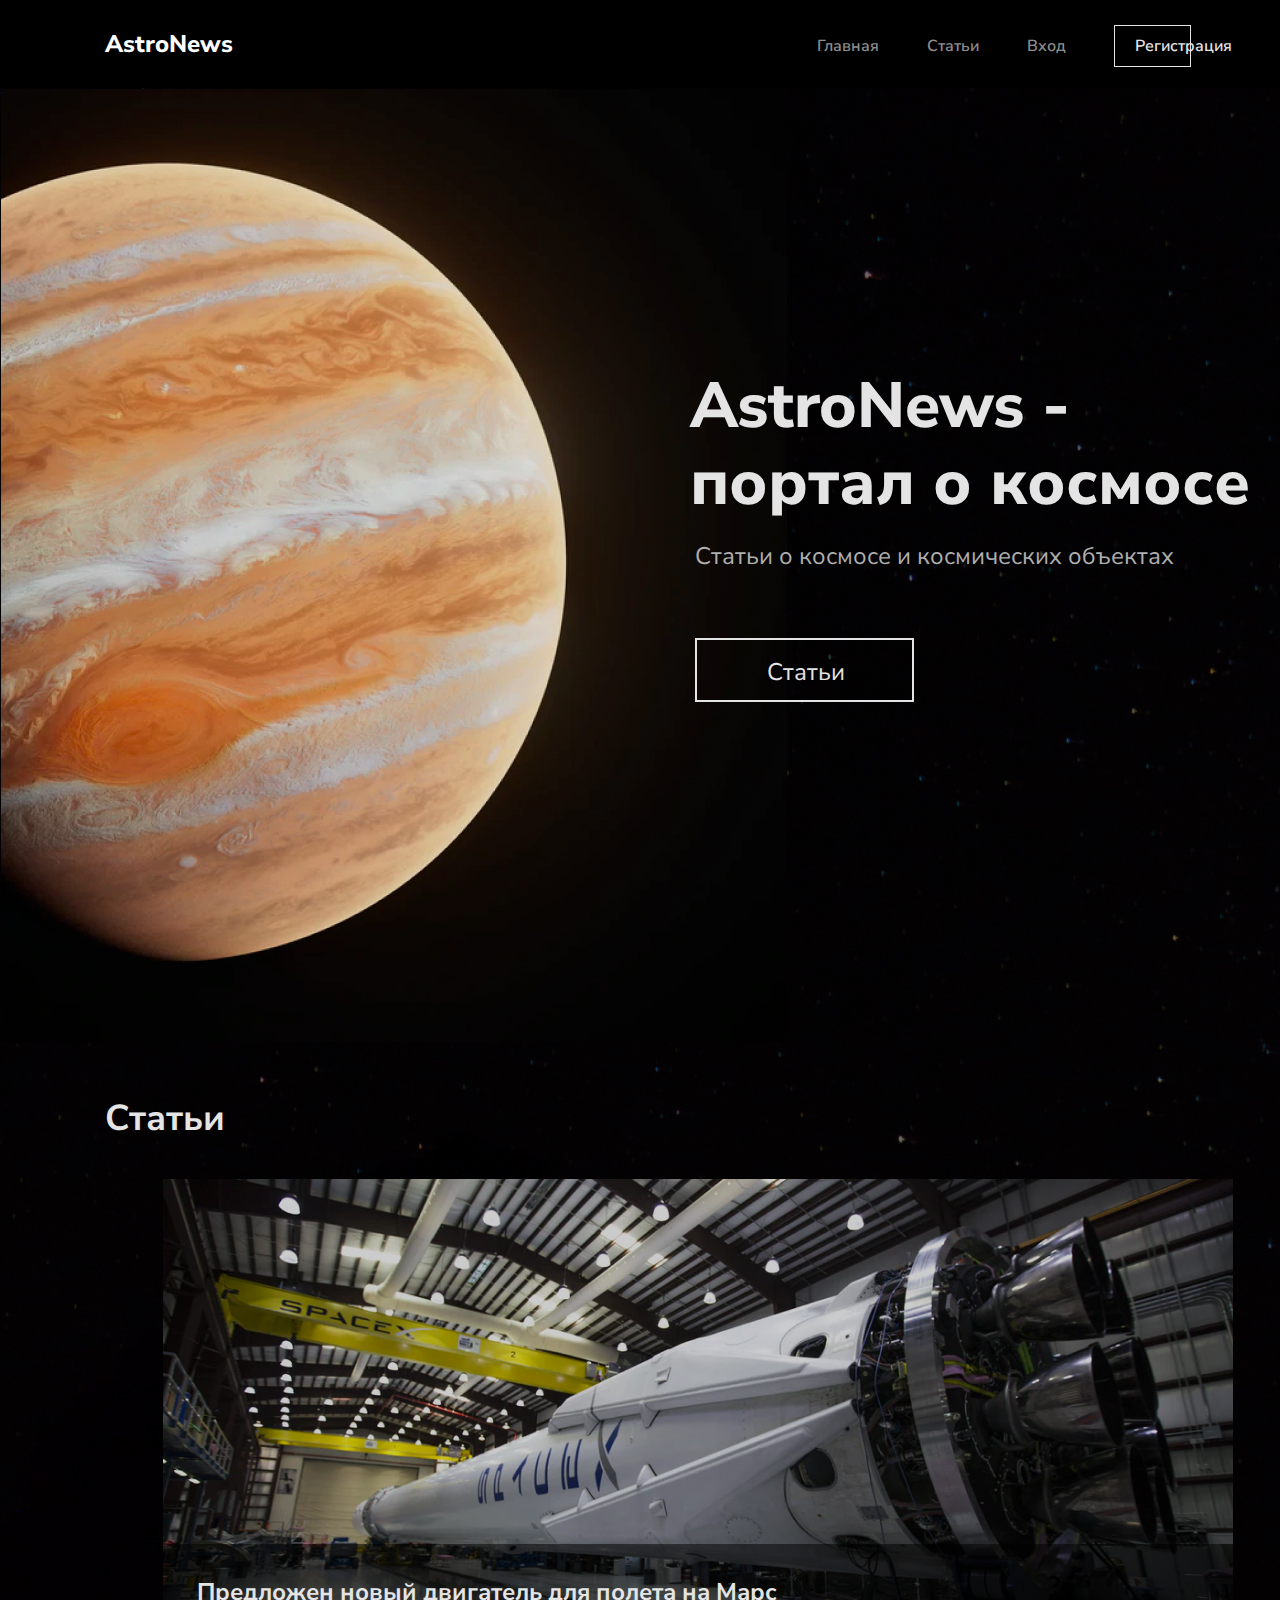
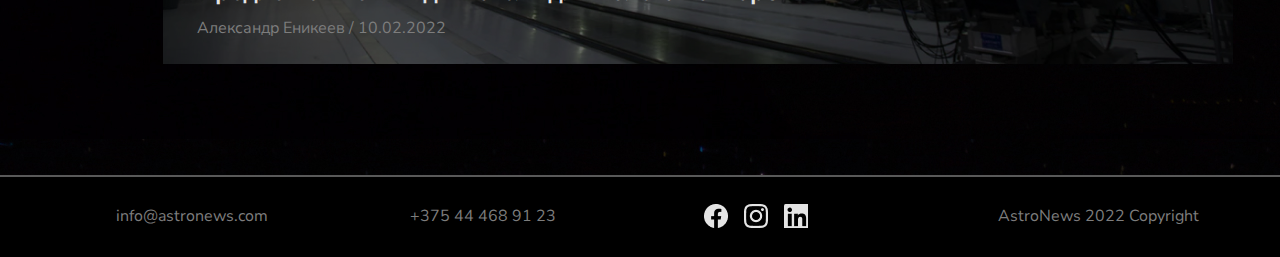
<file: index.html>
<!DOCTYPE html>
<html lang="en">
<head>
    <meta charset="UTF-8">
    <meta http-equiv="X-UA-Compatible" content="IE=edge">
    <meta name="viewport" content="width=device-width, initial-scale=1.0">
    <title>Document</title>
    <link href="https://fonts.googleapis.com/css2?family=Nunito+Sans:wght@400;600;700;800&display=swap" rel="stylesheet">
    <link rel="stylesheet" href="/src/css/bootstrap-grid.min.css">
    <link rel="stylesheet" href="/src/css/bootstrap-reboot.min.css">
    <link rel="stylesheet" href="/src/css/style.css">
</head>
<body>
    <header>
        <nav>
            <div class="row">
                <div class="col-md-4 warning"><div class="wrapper">AstroNews</div>
                </div>
                    <div class="col-md-6 warning">
                        <div class="subwrapper">
                            <ul>
                                <li><a href="#">Главная</a></li>
                                <li><a href="">Статьи</a></li>
                                <li><a href="">Вход</a></li>
                            </ul>
                        </div>
                    </div>
                    <div class="col-md-2 warning">
                        <div class="register">
                            <a href="">Регистрация</a>
                        </div>
                    </div>
            </div>
        </nav>
    </header>
    <section>
        <div class="promo">
            <div class="planet">
                <h1>AstroNews - <br> портал о космосе</h1>
                <div class="planet_text">Статьи о космосе и космических объектах</div>
                <div class="planet_wrapper"><a href="#">Статьи</a></div>
            </div>
            <div class="article">
                <div class="article_text">
                    Статьи
                </div>
                <div class="article_image">
                    <div class="article_wrapper">
                        <div class="article_firsttext">Предложен новый двигатель для полета на Марс
                        </div>
                        <div class="article_secondtext">Александр Еникеев / 10.02.2022</div>  
                    </div>
                </div>
            </div>
        </div>
    </section>
    <section>
        <div class="line"></div>
    </section>
    <section>
        <div class="footer">
            <div class="row">
                <div class="col-md-3"> <a href="#">info@astronews.com</a> </div>
                <div class="col-md-3"><a href="#">+375 44 468 91 23</a></div>
                <div class="col-md-3">
                    <div class="footer_social">
                        <div class="footer_social_facebook"><a href=""></a></div>
                        <div class="footer_social_instagram"><a href=""></a></div>
                        <div class="footer_social_link"><a href=""></a></div>
                    </div>
                </div>
                <div class="col-md-3"><a href="#">AstroNews 2022 Copyright</a></div>
            </div>
        </div>
    </section>
</body>
</html>
</file>
<file: src/css/style.css>
* {
  font-family: "Nunito Sans", sans-serif; }

header {
  margin: 0 auto;
  padding: 1px;
  width: 100%;
  height: 88px;
  background-color: black; }

.row {
  margin: 0 auto; }

.warning {
  padding: 0;
  margin: 0; }

.wrapper {
  margin: 27px 0 0 104px;
  color: white;
  font-weight: 800;
  font-size: 24px;
  line-height: 33px; }

.subwrapper ul {
  margin-top: 33px;
  list-style: none;
  display: -webkit-box;
  display: -ms-flexbox;
  display: flex;
  -webkit-box-pack: right;
      -ms-flex-pack: right;
          justify-content: right; }
  .subwrapper ul li {
    margin-left: 48px; }
    .subwrapper ul li a {
      text-decoration: none;
      color: #8D8D8D;
      font-weight: 600;
      font-size: 16px;
      line-height: 22px; }
      .subwrapper ul li a:hover {
        color: white; }

.register {
  margin: 24px 88px 24px 48px;
  border: 1px solid #E4E4E4;
  text-align: center; }
  .register a {
    text-align: center;
    margin: 9px 20px;
    display: block;
    text-decoration: none;
    color: #E4E4E4;
    font-size: 16px;
    line-height: 22px;
    font-weight: 600; }

.promo {
  padding: 1px;
  min-height: 1651px;
  background-image: url(/src/img/bg.jpg); }

.planet {
  height: 953px;
  background: url(/src/img/planet.jpg) no-repeat; }
  .planet_text {
    color: #AFAFAF;
    font-weight: 400;
    font-size: 24px;
    line-height: 36px;
    padding: 16px 0 0 694px; }

.planet > h1 {
  margin: 0 auto;
  padding: 279px 0 0 689px;
  color: #E4E4E4;
  font-weight: 800;
  font-size: 64px;
  text-align: left; }

.planet_wrapper {
  border: 2px solid #E4E4E4;
  text-align: center;
  margin: 64px 0 0 694px;
  padding: 16px 71px 15px 70px;
  width: 219px;
  height: 64px; }

.planet_wrapper > a {
  text-decoration: none;
  color: #E4E4E4;
  font-weight: 400;
  font-size: 24px;
  line-height: 33px; }

.article_firsttext {
  color: #E4E4E4;
  font-weight: 700;
  font-size: 24px;
  line-height: 33px; }
.article_secondtext {
  margin-top: 8px;
  color: #7D7D7D;
  font-weight: 400;
  font-size: 16px;
  line-height: 22px; }
.article_text {
  margin: 52px 0 0 104px;
  color: #E4E4E4;
  font-weight: 700;
  font-size: 36px;
  line-height: 49px; }
.article_image {
  margin: 36px 208px 110px 162px;
  padding-top: 365px;
  width: 1070px;
  height: 485px;
  background-image: url("../img/article.jpg"); }
.article .article_wrapper {
  padding: 32px 0 0 34px;
  background-color: rgba(0, 0, 0, 0.5);
  width: 1070px;
  height: 120px; }

.line {
  border: 1px solid #595959; }

.footer {
  padding: 27px 0px 0 104px;
  height: 80px;
  background-color: black; }

.col-md-3 > a {
  text-decoration: none;
  color: #7D7D7D; }

.footer_social {
  display: -webkit-box; }

.footer_social_facebook {
  width: 24px;
  height: 24px;
  background: url("../icons/facebook.png") no-repeat; }

.footer_social_instagram {
  margin: 0 16px;
  width: 24px;
  height: 24px;
  background: url("../icons/instagram.png") no-repeat; }

.footer_social_link {
  width: 24px;
  height: 24px;
  background: url("../icons/link.png") no-repeat; }

/*# sourceMappingURL=style.css.map */
</file>
